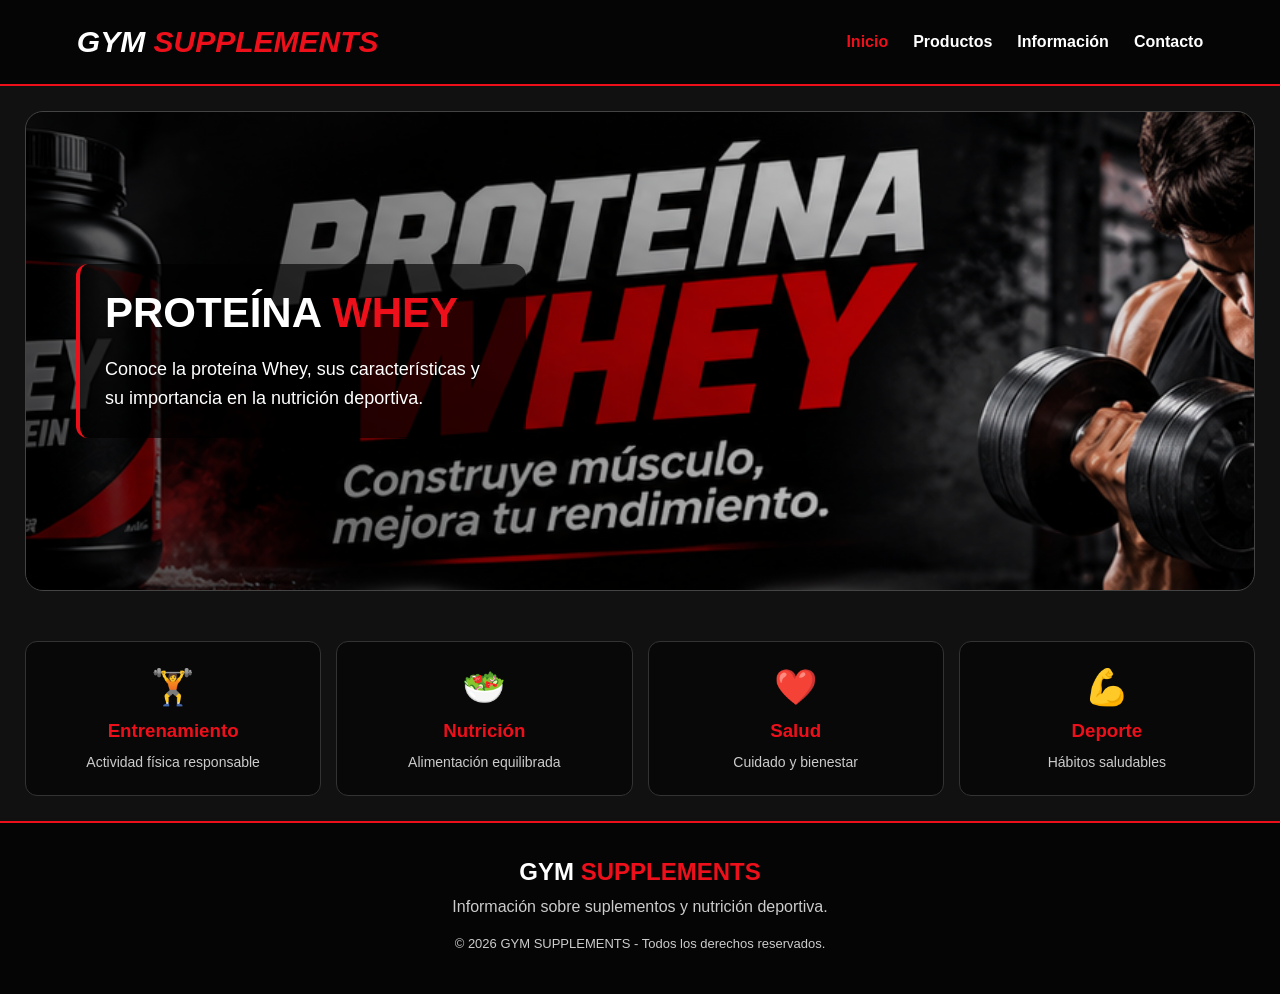
<file: Suplementos/index.html>
<!DOCTYPE html>
<html lang="es">

<head>
    <meta charset="UTF-8">
    <meta name="viewport" content="width=device-width, initial-scale=1.0">

    <title>GYM SUPPLEMENTS</title>

    <link rel="stylesheet" href="estilos.css">
</head>

<body>

    <!-- ENCABEZADO -->
    <header>

        <div class="logo">
            <h1>GYM <span>SUPPLEMENTS</span></h1>
        </div>

        <!-- MENÚ DE NAVEGACIÓN -->
        <nav>

            <a href="#" class="nav-link activo" data-slide="0">
                Inicio
            </a>

            <a href="#" class="nav-link" data-slide="1">
                Productos
            </a>

            <a href="#" class="nav-link" data-slide="2">
                Información
            </a>

            <a href="#contacto" id="navContacto">
                Contacto
            </a>

        </nav>

    </header>


    <!-- DIAPOSITIVAS PRINCIPALES -->
    <main>

        <!-- DIAPOSITIVA 1 -->
        <section class="slide activa" id="inicio">

            <div class="contenido">

                <h2>PROTEÍNA <span>WHEY</span></h2>

                <p>
                    Conoce la proteína Whey, sus características
                    y su importancia en la nutrición deportiva.
                </p>

            </div>

        </section>


        <!-- DIAPOSITIVA 2 -->
        <section class="slide" id="productos">

            <div class="contenido">

                <h2>CREATINA <span>MONOHIDRATO</span></h2>

                <p>
                    Descubre qué es la creatina y conoce
                    sus características y precauciones.
                </p>

            </div>

        </section>


        <!-- DIAPOSITIVA 3 -->
        <section class="slide" id="informacion">

            <div class="contenido">

                <h2>INFORMACIÓN <span>DEPORTIVA</span></h2>

                <p>
                    Aprende sobre entrenamiento, alimentación
                    equilibrada y cuidado de la salud.
                </p>

            </div>

        </section>

    </main>


    <!-- APARTADO DE NUTRICIÓN -->
    <section id="apartadoNutricion" class="apartado-nutricion">

        <div class="nutricion-contenido">

            <h2>NUTRICIÓN <span>DEPORTIVA</span></h2>

            <p>
                Conoce más sobre nutrición deportiva,
                suplementos y alimentación equilibrada.
                Cuida tu salud y bienestar.
            </p>

            <img
                src="imagenes/nutricion.png"
                alt="Dos deportistas presentando un producto de creatina"
            >

            <div class="informacion-extra">

                <h3>Una buena alimentación importa</h3>

                <p>
                    Una alimentación variada y equilibrada,
                    junto con actividad física adecuada,
                    ayuda a cuidar tu salud.
                </p>

            </div>

            <button id="volverInicio">
                ← Volver al inicio
            </button>

        </div>

    </section>


    <!-- SERVICIOS -->
    <section class="servicios">

        <!-- ENTRENAMIENTO -->
        <div class="servicio">

            <span>🏋️</span>

            <h3>Entrenamiento</h3>

            <p>Actividad física responsable</p>

        </div>


        <!-- NUTRICIÓN -->
        <a href="#" class="servicio" id="abrirNutricion">

            <span>🥗</span>

            <h3>Nutrición</h3>

            <p>Alimentación equilibrada</p>

        </a>


        <!-- SALUD -->
        <div class="servicio">

            <span>❤️</span>

            <h3>Salud</h3>

            <p>Cuidado y bienestar</p>

        </div>


        <!-- DEPORTE -->
        <div class="servicio">

            <span>💪</span>

            <h3>Deporte</h3>

            <p>Hábitos saludables</p>

        </div>

    </section>


    <!-- PIE DE PÁGINA -->
    <footer id="contacto">

        <h2>GYM <span>SUPPLEMENTS</span></h2>

        <p>
            Información sobre suplementos y nutrición deportiva.
        </p>

        <p class="copyright">
            © 2026 GYM SUPPLEMENTS - Todos los derechos reservados.
        </p>

    </footer>


    <!-- CONEXIÓN JAVASCRIPT -->
    <script src="script.js"></script>

</body>

</html>
</file>
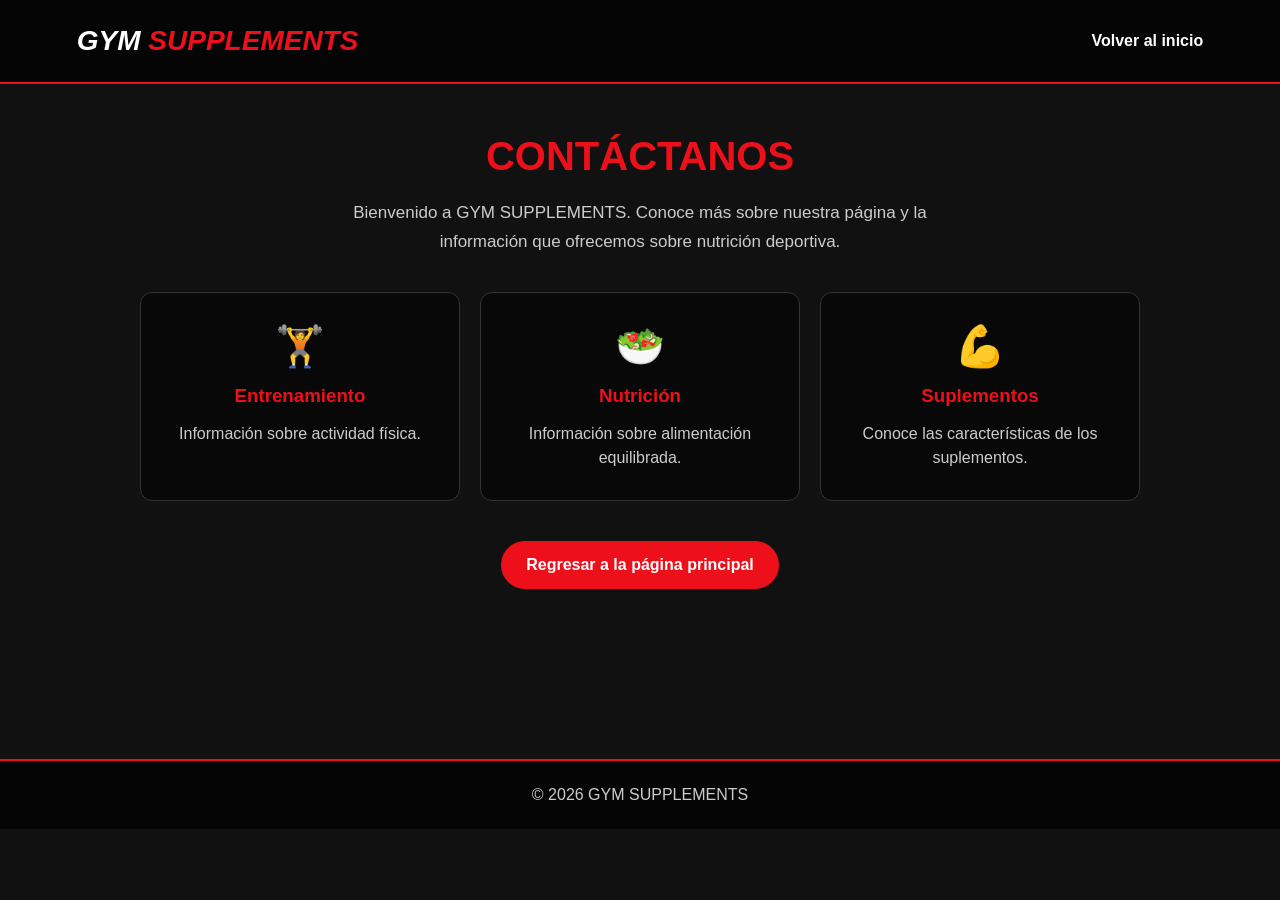
<file: page/contactame.html>
<!DOCTYPE html>
<html lang="es">

<head>
    <meta charset="UTF-8">
    <meta name="viewport" content="width=device-width, initial-scale=1.0">

    <title>Contacto - GYM SUPPLEMENTS</title>

    <link rel="stylesheet" href="../css/contactame.css">
</head>

<body>

    <header>

        <h1>GYM <span>SUPPLEMENTS</span></h1>

        <a href="../Index.html">Volver al inicio</a>

    </header>


    <main>

        <section class="contacto">

            <h2>CONTÁCTANOS</h2>

            <p>
                Bienvenido a GYM SUPPLEMENTS.
                Conoce más sobre nuestra página y la información
                que ofrecemos sobre nutrición deportiva.
            </p>

            <div class="contacto-info">

                <div class="contacto-card">
                    <span>🏋️</span>
                    <h3>Entrenamiento</h3>
                    <p>Información sobre actividad física.</p>
                </div>

                <div class="contacto-card">
                    <span>🥗</span>
                    <h3>Nutrición</h3>
                    <p>Información sobre alimentación equilibrada.</p>
                </div>

                <div class="contacto-card">
                    <span>💪</span>
                    <h3>Suplementos</h3>
                    <p>Conoce las características de los suplementos.</p>
                </div>

            </div>

            <a href="../Index.html" class="boton">
                Regresar a la página principal
            </a>

        </section>

    </main>


    <footer>
        <p>© 2026 GYM SUPPLEMENTS</p>
    </footer>

</body>

</html>
</file>
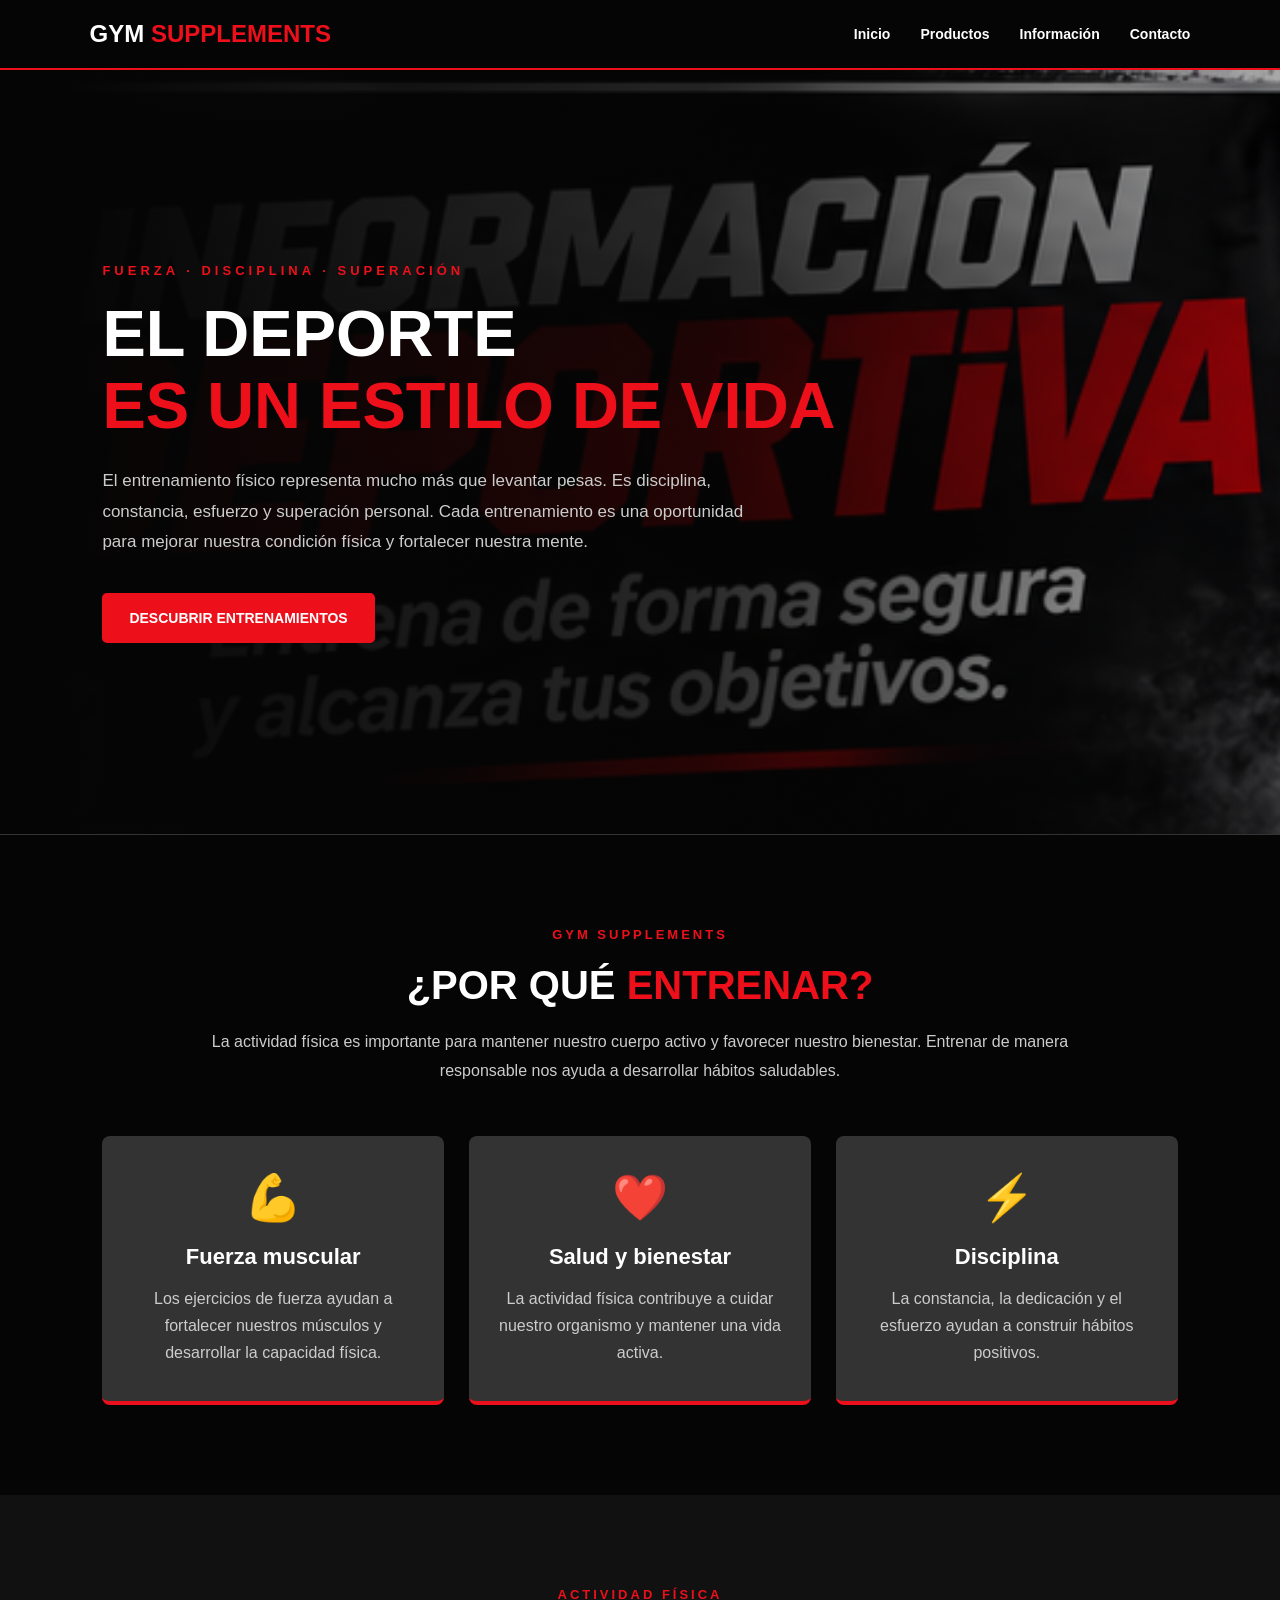
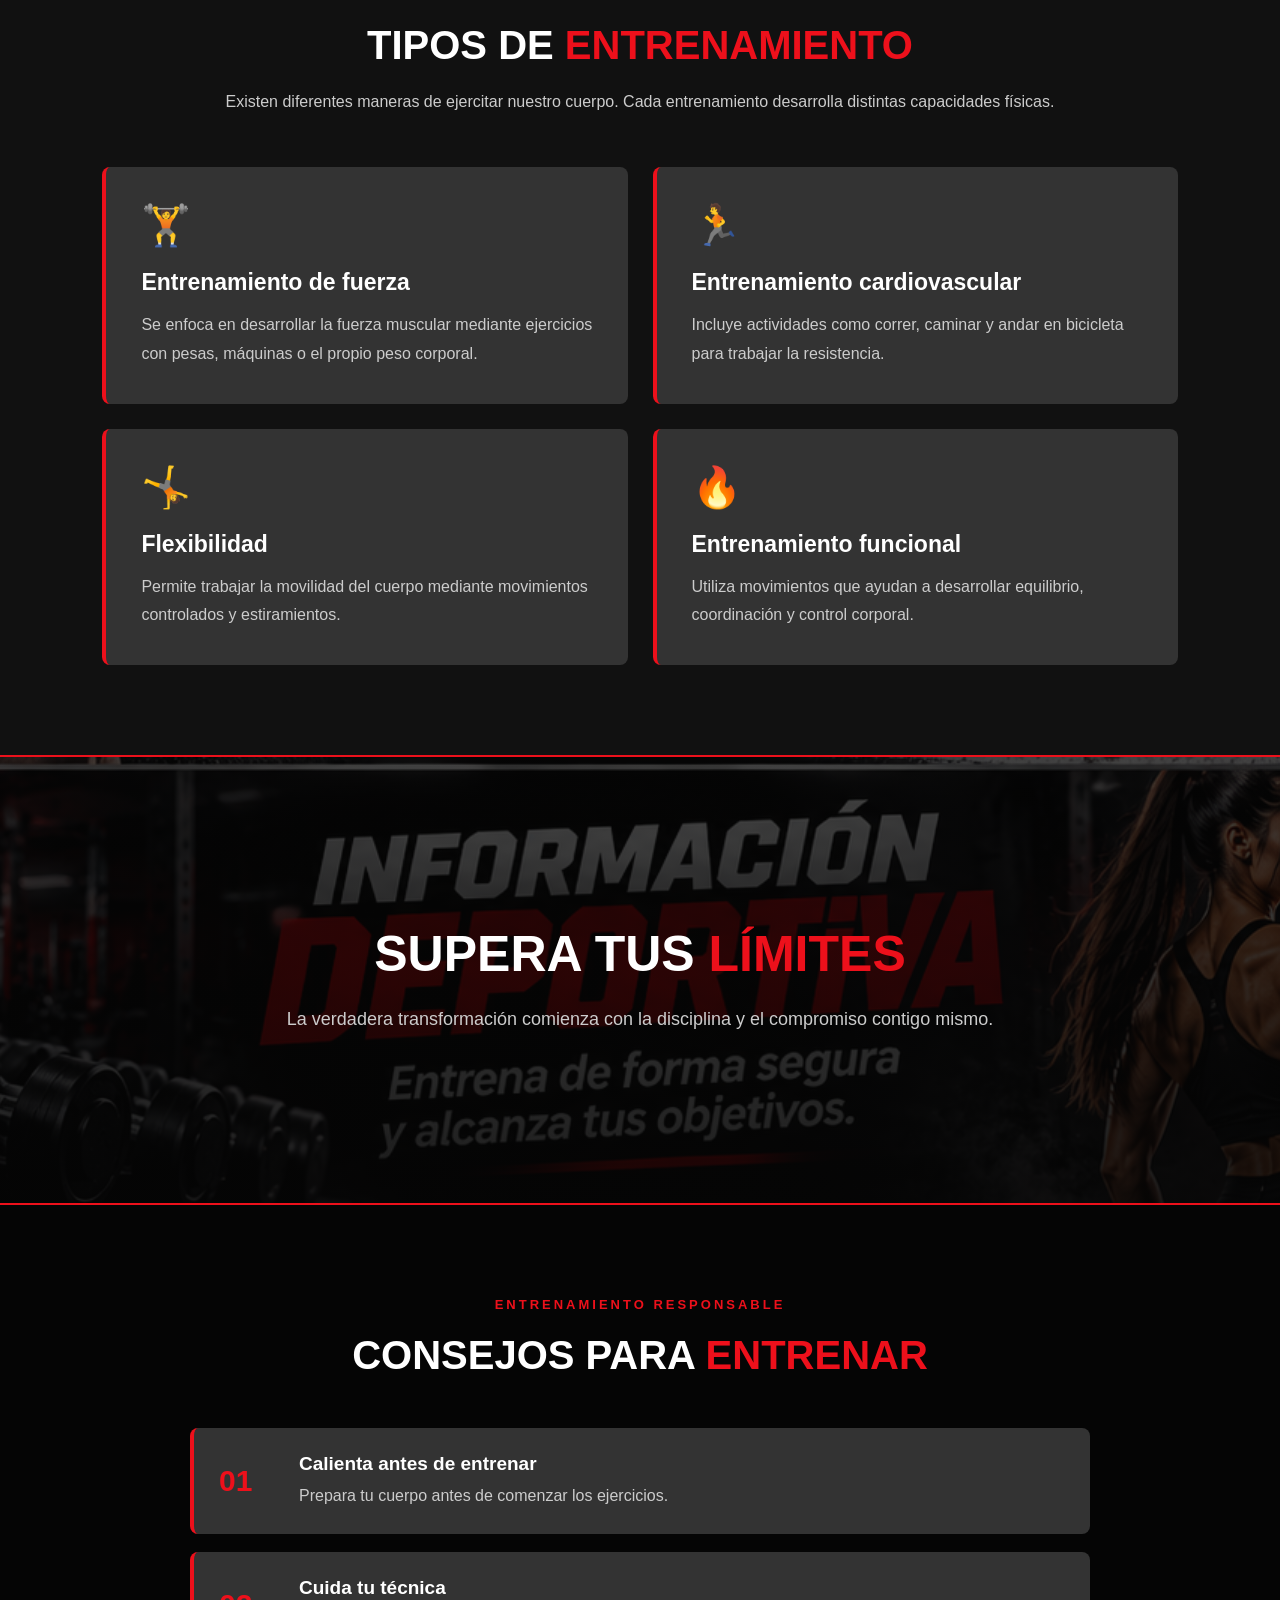
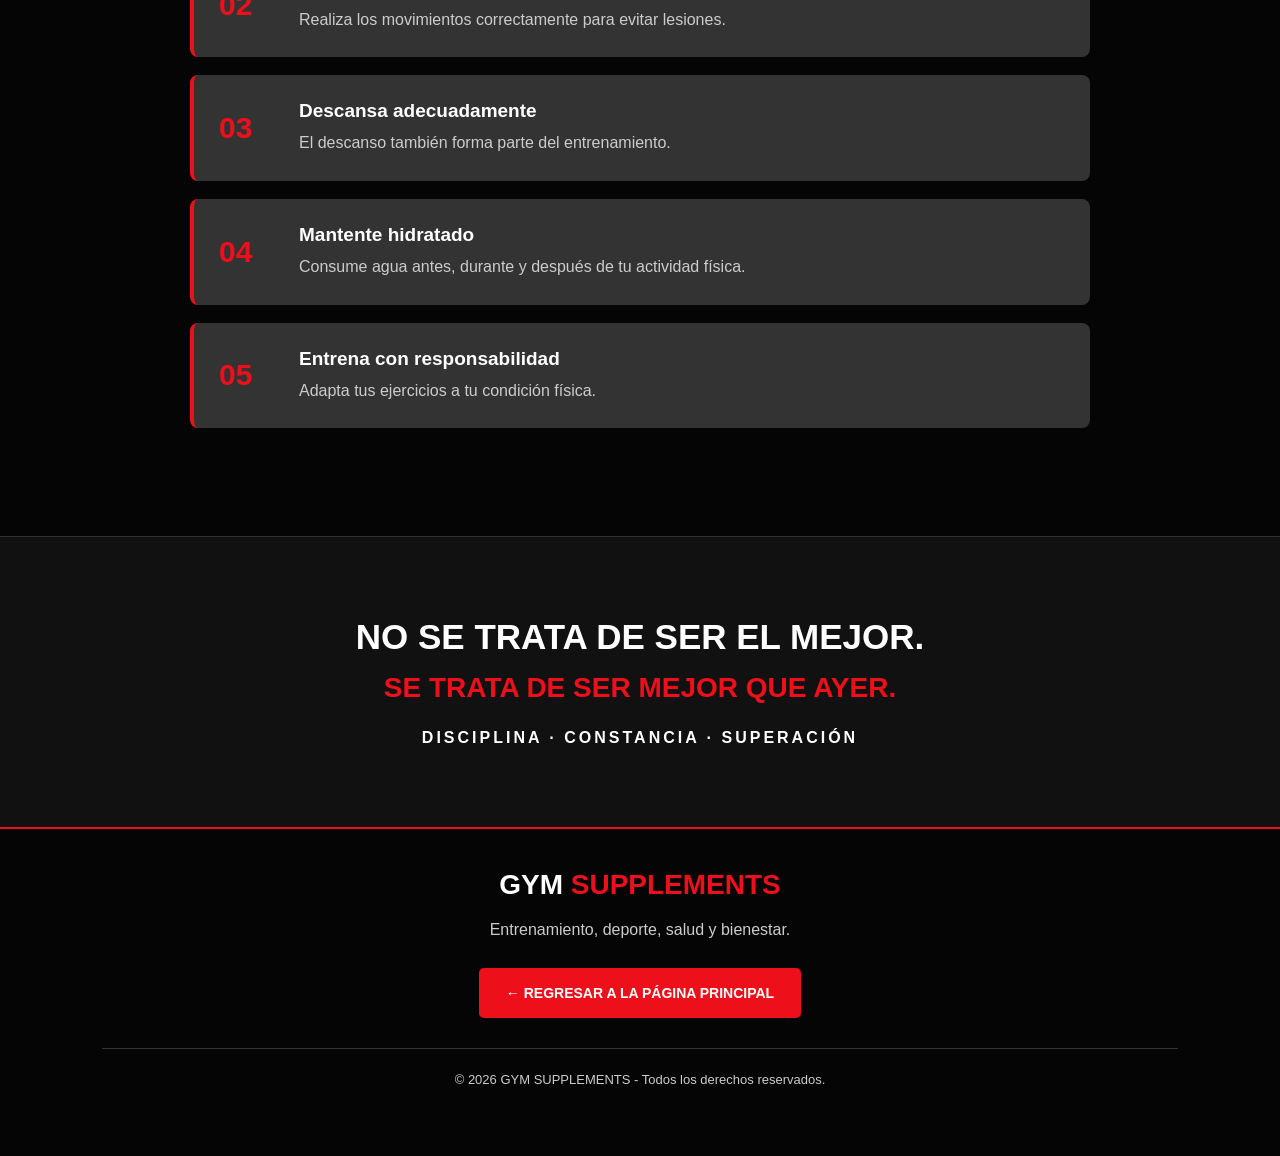
<file: page/deporte.html>
<!DOCTYPE html>
<html lang="es">

<head>
    <meta charset="UTF-8">
    <meta name="viewport" content="width=device-width, initial-scale=1.0">

    <title>GYM SUPPLEMENTS | Deporte</title>

    <link rel="stylesheet" href="../css/deporte.css">
</head>

<body>

    <!-- ENCABEZADO -->
    <header class="header-deporte">

        <div class="logo">
            <h1>GYM <span>SUPPLEMENTS</span></h1>
        </div>

        <nav>
            <a href="../index.html">Inicio</a>
            <a href="../index.html#productos">Productos</a>
            <a href="../index.html#informacion">Información</a>
            <a href="contactame.html">Contacto</a>
        </nav>

    </header>


    <!-- PRESENTACIÓN PRINCIPAL -->
    <main>

        <section class="hero-deporte">

            <div class="hero-contenido">

                <span class="etiqueta">
                    FUERZA · DISCIPLINA · SUPERACIÓN
                </span>

                <h2>
                    EL DEPORTE
                    <span>ES UN ESTILO DE VIDA</span>
                </h2>

                <p>
                    El entrenamiento físico representa mucho más que
                    levantar pesas. Es disciplina, constancia, esfuerzo
                    y superación personal. Cada entrenamiento es una
                    oportunidad para mejorar nuestra condición física
                    y fortalecer nuestra mente.
                </p>

                <a href="#entrenamientos" class="btn-deporte">
                    DESCUBRIR ENTRENAMIENTOS
                </a>

            </div>

        </section>


        <!-- BENEFICIOS DEL DEPORTE -->
        <section class="informacion-deporte">

            <div class="titulo-seccion">

                <span>GYM SUPPLEMENTS</span>

                <h2>¿POR QUÉ <span>ENTRENAR?</span></h2>

                <p>
                    La actividad física es importante para mantener
                    nuestro cuerpo activo y favorecer nuestro bienestar.
                    Entrenar de manera responsable nos ayuda a desarrollar
                    hábitos saludables.
                </p>

            </div>


            <div class="beneficios">

                <article class="beneficio">

                    <span>💪</span>

                    <h3>Fuerza muscular</h3>

                    <p>
                        Los ejercicios de fuerza ayudan a fortalecer
                        nuestros músculos y desarrollar la capacidad física.
                    </p>

                </article>


                <article class="beneficio">

                    <span>❤️</span>

                    <h3>Salud y bienestar</h3>

                    <p>
                        La actividad física contribuye a cuidar
                        nuestro organismo y mantener una vida activa.
                    </p>

                </article>


                <article class="beneficio">

                    <span>⚡</span>

                    <h3>Disciplina</h3>

                    <p>
                        La constancia, la dedicación y el esfuerzo
                        ayudan a construir hábitos positivos.
                    </p>

                </article>

            </div>

        </section>


        <!-- TIPOS DE ENTRENAMIENTO -->
        <section class="entrenamientos" id="entrenamientos">

            <div class="titulo-seccion">

                <span>ACTIVIDAD FÍSICA</span>

                <h2>TIPOS DE <span>ENTRENAMIENTO</span></h2>

                <p>
                    Existen diferentes maneras de ejercitar nuestro cuerpo.
                    Cada entrenamiento desarrolla distintas capacidades físicas.
                </p>

            </div>


            <div class="entrenamientos-grid">

                <article class="entrenamiento">

                    <div class="entrenamiento-icono">🏋️</div>

                    <h3>Entrenamiento de fuerza</h3>

                    <p>
                        Se enfoca en desarrollar la fuerza muscular
                        mediante ejercicios con pesas, máquinas
                        o el propio peso corporal.
                    </p>

                </article>


                <article class="entrenamiento">

                    <div class="entrenamiento-icono">🏃</div>

                    <h3>Entrenamiento cardiovascular</h3>

                    <p>
                        Incluye actividades como correr, caminar
                        y andar en bicicleta para trabajar la resistencia.
                    </p>

                </article>


                <article class="entrenamiento">

                    <div class="entrenamiento-icono">🤸</div>

                    <h3>Flexibilidad</h3>

                    <p>
                        Permite trabajar la movilidad del cuerpo
                        mediante movimientos controlados y estiramientos.
                    </p>

                </article>


                <article class="entrenamiento">

                    <div class="entrenamiento-icono">🔥</div>

                    <h3>Entrenamiento funcional</h3>

                    <p>
                        Utiliza movimientos que ayudan a desarrollar
                        equilibrio, coordinación y control corporal.
                    </p>

                </article>

            </div>

        </section>


        <!-- BANNER DEPORTIVO -->
        <section class="imagen-fitness">

            <div class="imagen-fitness-contenido">

                <h2>SUPERA TUS <span>LÍMITES</span></h2>

                <p>
                    La verdadera transformación comienza con
                    la disciplina y el compromiso contigo mismo.
                </p>

            </div>

        </section>


        <!-- CONSEJOS DE ENTRENAMIENTO -->
        <section class="consejos">

            <div class="titulo-seccion">

                <span>ENTRENAMIENTO RESPONSABLE</span>

                <h2>CONSEJOS PARA <span>ENTRENAR</span></h2>

            </div>


            <div class="consejos-lista">

                <div class="consejo">
                    <span>01</span>
                    <div>
                        <h3>Calienta antes de entrenar</h3>
                        <p>Prepara tu cuerpo antes de comenzar los ejercicios.</p>
                    </div>
                </div>


                <div class="consejo">
                    <span>02</span>
                    <div>
                        <h3>Cuida tu técnica</h3>
                        <p>Realiza los movimientos correctamente para evitar lesiones.</p>
                    </div>
                </div>


                <div class="consejo">
                    <span>03</span>
                    <div>
                        <h3>Descansa adecuadamente</h3>
                        <p>El descanso también forma parte del entrenamiento.</p>
                    </div>
                </div>


                <div class="consejo">
                    <span>04</span>
                    <div>
                        <h3>Mantente hidratado</h3>
                        <p>Consume agua antes, durante y después de tu actividad física.</p>
                    </div>
                </div>


                <div class="consejo">
                    <span>05</span>
                    <div>
                        <h3>Entrena con responsabilidad</h3>
                        <p>Adapta tus ejercicios a tu condición física.</p>
                    </div>
                </div>

            </div>

        </section>


        <!-- FRASE FINAL -->
        <section class="frase-final">

            <h2>NO SE TRATA DE SER EL MEJOR.</h2>

            <h3>SE TRATA DE SER MEJOR QUE AYER.</h3>

            <p>DISCIPLINA · CONSTANCIA · SUPERACIÓN</p>

        </section>

    </main>


    <!-- PIE DE PÁGINA -->
    <footer class="footer-deporte">

        <h2>GYM <span>SUPPLEMENTS</span></h2>

        <p>
            Entrenamiento, deporte, salud y bienestar.
        </p>

        <a href="../index.html" class="btn-deporte">
            ← REGRESAR A LA PÁGINA PRINCIPAL
        </a>

        <p class="copyright">
            © 2026 GYM SUPPLEMENTS - Todos los derechos reservados.
        </p>

    </footer>


    <script src="../js/deporte.js"></script>

</body>
</html>
</file>
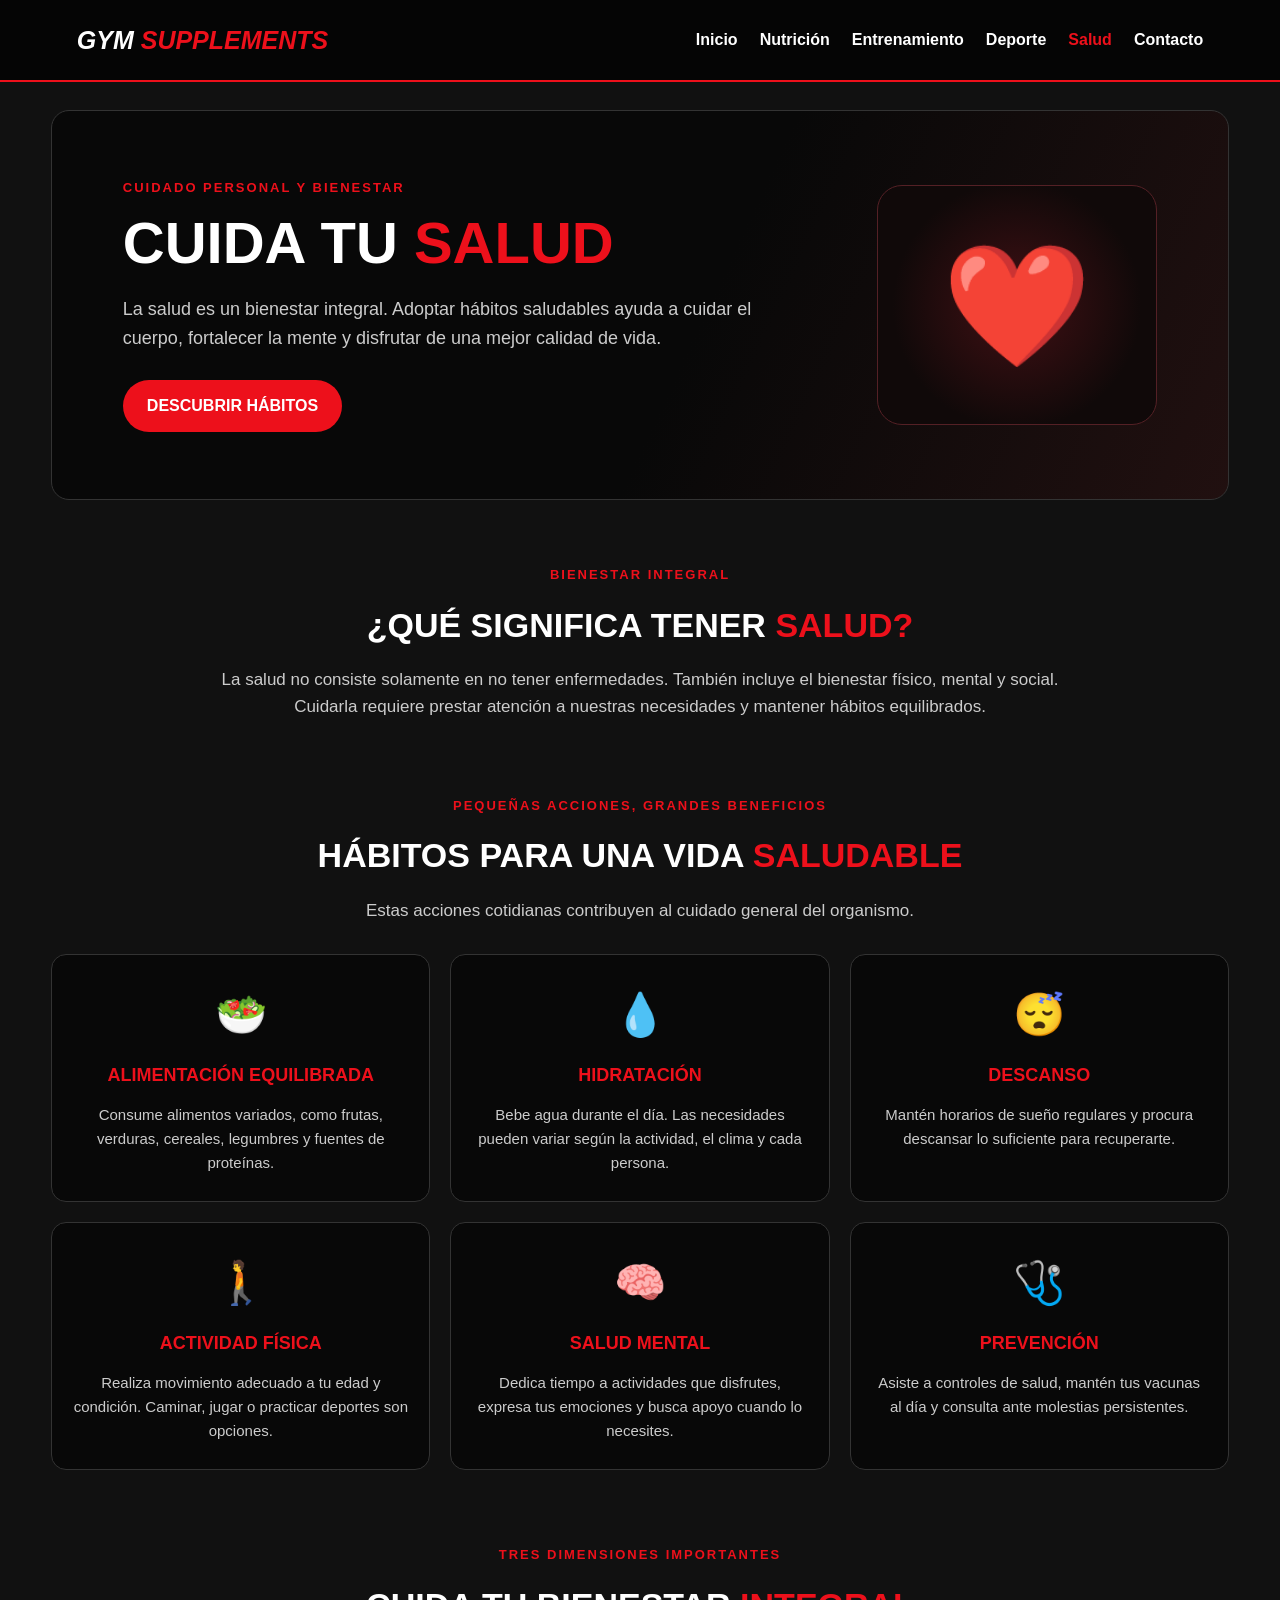
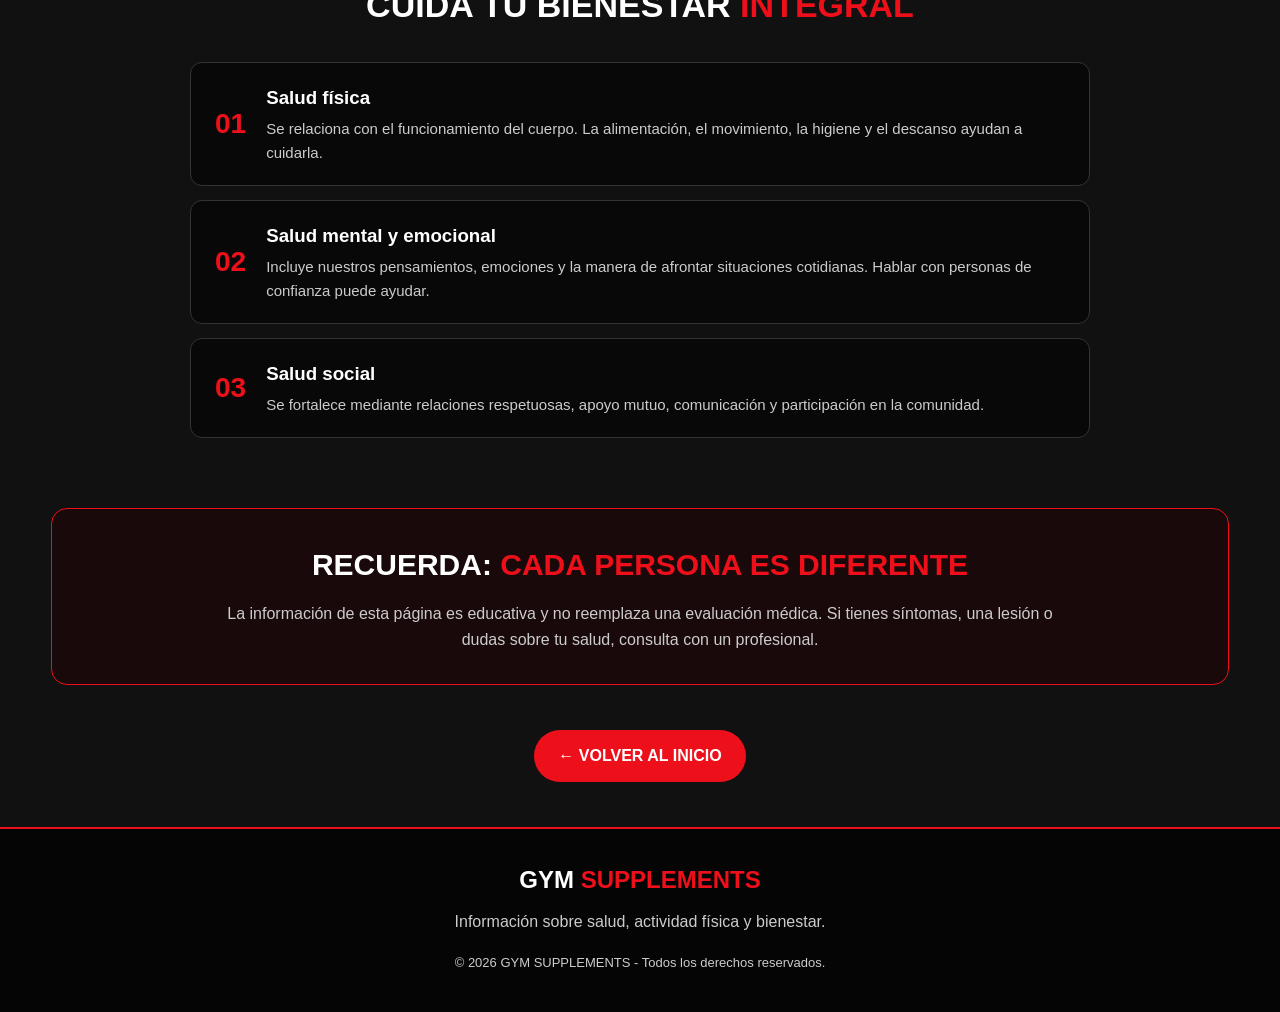
<file: page/salud.html>
<!DOCTYPE html>
<html lang="es">
<head>
    <meta charset="UTF-8">
    <meta name="viewport" content="width=device-width, initial-scale=1.0">
    <meta name="description" content="Consejos generales para cuidar la salud y el bienestar.">
    <title>GYM SUPPLEMENTS | Salud</title>
    <link rel="stylesheet" href="../css/salud.css">
</head>
<body>

    <header class="encabezado">
        <a class="marca" href="../index.html">
            GYM <span>SUPPLEMENTS</span>
        </a>

        <nav aria-label="Navegación principal">
            <a href="../index.html">Inicio</a>
            <a href="nutricion.html">Nutrición</a>
            <a href="entrenamiento.html">Entrenamiento</a>
            <a href="deporte.html">Deporte</a>
            <a class="activo" href="salud.html">Salud</a>
            <a href="contactame.html">Contacto</a>
        </nav>
    </header>

    <main>

        <!-- PORTADA -->
        <section class="portada">
            <div class="portada-texto">
                <p class="etiqueta">CUIDADO PERSONAL Y BIENESTAR</p>

                <h1>CUIDA TU <span>SALUD</span></h1>

                <p>
                    La salud es un bienestar integral. Adoptar hábitos
                    saludables ayuda a cuidar el cuerpo, fortalecer
                    la mente y disfrutar de una mejor calidad de vida.
                </p>

                <a class="boton" href="#habitos">
                    DESCUBRIR HÁBITOS
                </a>
            </div>

            <div class="portada-icono" aria-hidden="true">
                ❤️
            </div>
        </section>

        <!-- INTRODUCCIÓN -->
        <section class="seccion introduccion">
            <p class="etiqueta">BIENESTAR INTEGRAL</p>

            <h2>¿QUÉ SIGNIFICA TENER <span>SALUD?</span></h2>

            <p>
                La salud no consiste solamente en no tener enfermedades.
                También incluye el bienestar físico, mental y social.
                Cuidarla requiere prestar atención a nuestras necesidades
                y mantener hábitos equilibrados.
            </p>
        </section>

        <!-- HÁBITOS SALUDABLES -->
        <section class="seccion" id="habitos">

            <div class="titulo-seccion">
                <p class="etiqueta">
                    PEQUEÑAS ACCIONES, GRANDES BENEFICIOS
                </p>

                <h2>HÁBITOS PARA UNA VIDA <span>SALUDABLE</span></h2>

                <p>
                    Estas acciones cotidianas contribuyen al cuidado
                    general del organismo.
                </p>
            </div>

            <div class="tarjetas">

                <article class="tarjeta">
                    <div class="icono">🥗</div>
                    <h3>ALIMENTACIÓN EQUILIBRADA</h3>
                    <p>
                        Consume alimentos variados, como frutas,
                        verduras, cereales, legumbres y fuentes
                        de proteínas.
                    </p>
                </article>

                <article class="tarjeta">
                    <div class="icono">💧</div>
                    <h3>HIDRATACIÓN</h3>
                    <p>
                        Bebe agua durante el día. Las necesidades
                        pueden variar según la actividad, el clima
                        y cada persona.
                    </p>
                </article>

                <article class="tarjeta">
                    <div class="icono">😴</div>
                    <h3>DESCANSO</h3>
                    <p>
                        Mantén horarios de sueño regulares y procura
                        descansar lo suficiente para recuperarte.
                    </p>
                </article>

                <article class="tarjeta">
                    <div class="icono">🚶</div>
                    <h3>ACTIVIDAD FÍSICA</h3>
                    <p>
                        Realiza movimiento adecuado a tu edad y
                        condición. Caminar, jugar o practicar deportes
                        son opciones.
                    </p>
                </article>

                <article class="tarjeta">
                    <div class="icono">🧠</div>
                    <h3>SALUD MENTAL</h3>
                    <p>
                        Dedica tiempo a actividades que disfrutes,
                        expresa tus emociones y busca apoyo cuando
                        lo necesites.
                    </p>
                </article>

                <article class="tarjeta">
                    <div class="icono">🩺</div>
                    <h3>PREVENCIÓN</h3>
                    <p>
                        Asiste a controles de salud, mantén tus
                        vacunas al día y consulta ante molestias
                        persistentes.
                    </p>
                </article>

            </div>
        </section>

        <!-- DIMENSIONES DE LA SALUD -->
        <section class="seccion">

            <div class="titulo-seccion">
                <p class="etiqueta">TRES DIMENSIONES IMPORTANTES</p>

                <h2>CUIDA TU BIENESTAR <span>INTEGRAL</span></h2>
            </div>

            <div class="dimensiones">

                <article>
                    <span>01</span>
                    <div>
                        <h3>Salud física</h3>
                        <p>
                            Se relaciona con el funcionamiento del
                            cuerpo. La alimentación, el movimiento,
                            la higiene y el descanso ayudan a cuidarla.
                        </p>
                    </div>
                </article>

                <article>
                    <span>02</span>
                    <div>
                        <h3>Salud mental y emocional</h3>
                        <p>
                            Incluye nuestros pensamientos, emociones
                            y la manera de afrontar situaciones
                            cotidianas. Hablar con personas de
                            confianza puede ayudar.
                        </p>
                    </div>
                </article>

                <article>
                    <span>03</span>
                    <div>
                        <h3>Salud social</h3>
                        <p>
                            Se fortalece mediante relaciones
                            respetuosas, apoyo mutuo, comunicación
                            y participación en la comunidad.
                        </p>
                    </div>
                </article>

            </div>
        </section>

        <!-- CONSEJO -->
        <section class="aviso-salud">
            <h2>
                RECUERDA:
                <span>CADA PERSONA ES DIFERENTE</span>
            </h2>

            <p>
                La información de esta página es educativa y no
                reemplaza una evaluación médica. Si tienes síntomas,
                una lesión o dudas sobre tu salud, consulta con
                un profesional.
            </p>
        </section>

        <div class="regresar">
            <a class="boton" href="../index.html">
                ← VOLVER AL INICIO
            </a>
        </div>

    </main>

    <!-- PIE DE PÁGINA -->
    <footer>
        <h2>GYM <span>SUPPLEMENTS</span></h2>

        <p>
            Información sobre salud, actividad física y bienestar.
        </p>

        <p class="copyright">
            © 2026 GYM SUPPLEMENTS - Todos los derechos reservados.
        </p>
    </footer>

    <script src="../js/salud.js"></script>

</body>
</html>
</file>
<file: Suplementos/estilos.css>
/* =================================
   CONFIGURACIÓN GENERAL
================================= */

* {
    margin: 0;
    padding: 0;
    box-sizing: border-box;
}

html {
    scroll-behavior: smooth;
}

body {
    background: #111111;
    color: #FFFFFF;
    font-family: Arial, sans-serif;
}


/* =================================
   COLORES PRINCIPALES
================================= */

:root {
    --rojo: #ED101B;
    --negro: #050505;
    --blanco: #FFFFFF;
    --gris: #333333;
}


/* =================================
   ENCABEZADO
================================= */

header {
    background: var(--negro);
    padding: 25px 6%;

    display: flex;
    justify-content: space-between;
    align-items: center;

    flex-wrap: wrap;
    gap: 20px;

    border-bottom: 2px solid var(--rojo);
}

.logo h1 {
    font-size: 30px;
    font-weight: 900;
    font-style: italic;
}

.logo span {
    color: var(--rojo);
}


/* =================================
   MENÚ DE NAVEGACIÓN
================================= */

nav {
    display: flex;
    gap: 25px;
    flex-wrap: wrap;
}

nav a {
    color: var(--blanco);
    text-decoration: none;

    font-size: 16px;
    font-weight: bold;

    transition: .3s;
}

nav a:hover,
nav a.activo {
    color: var(--rojo);
}


/* =================================
   DIAPOSITIVAS
================================= */

main {
    padding: 25px;
}

.slide {
    min-height: 480px;

    display: none;
    align-items: center;

    padding: 50px;

    background-size: cover;
    background-position: center;
    background-repeat: no-repeat;

    border-radius: 18px;
    overflow: hidden;

    position: relative;
    border: 1px solid #444444;
}


/* DIAPOSITIVA ACTIVA */

.slide.activa {
    display: flex;
    animation: aparecer .5s ease;
}


/* =================================
   IMÁGENES DE LAS DIAPOSITIVAS
================================= */

.slide:nth-child(1) {
    background-image: url("imagenes/proteina_whey.png");
}

.slide:nth-child(2) {
    background-image: url("imagenes/creatina.png");
}

.slide:nth-child(3) {
    background-image: url("imagenes/informacion_deportiva.png");
}


/* SOMBRA SOBRE LAS IMÁGENES */

.slide::before {
    content: "";

    position: absolute;
    inset: 0;

    background: linear-gradient(
        90deg,
        rgba(0,0,0,.65),
        rgba(0,0,0,.05)
    );
}


/* =================================
   TEXTO DE LAS DIAPOSITIVAS
================================= */

.contenido {
    position: relative;
    z-index: 2;

    max-width: 450px;

    background: rgba(0,0,0,.65);

    padding: 25px;

    border-radius: 12px;
    border-left: 4px solid var(--rojo);
}

.contenido h2 {
    font-size: 42px;
    font-weight: 900;

    margin-bottom: 18px;
}

.contenido span {
    color: var(--rojo);
}

.contenido p {
    font-size: 18px;
    line-height: 1.6;
}


/* =================================
   SERVICIOS
================================= */

.servicios {
    display: grid;

    grid-template-columns: repeat(4, 1fr);

    gap: 15px;
    margin: 25px;
}

.servicio {
    background: #080808;

    border: 1px solid #333333;
    border-radius: 12px;

    padding: 25px 10px;

    text-align: center;

    transition: .3s;

    color: white;
    text-decoration: none;
    display: block;
    cursor: pointer;
}

.servicio:hover {
    border-color: var(--rojo);
    transform: translateY(-5px);
}

.servicio span {
    font-size: 35px;
}

.servicio h3 {
    margin: 12px 0;
    color: var(--rojo);
}

.servicio p {
    color: #CCCCCC;
    font-size: 14px;
}


/* =================================
   APARTADO DE NUTRICIÓN
================================= */

/* OCULTO POR DEFECTO */

.apartado-nutricion {
    display: none;

    padding: 40px 20px;
    min-height: 600px;

    background: #111111;
    text-align: center;
}


/* CUANDO SE ABRE NUTRICIÓN */

.modo-nutricion main,
.modo-nutricion .servicios,
.modo-nutricion footer {
    display: none;
}

.modo-nutricion .apartado-nutricion {
    display: block;
}


/* CONTENIDO DE NUTRICIÓN */

.nutricion-contenido {
    max-width: 1100px;
    margin: auto;
}

.nutricion-contenido h2 {
    font-size: 40px;
    margin-bottom: 20px;
    color: white;
}

.nutricion-contenido h2 span {
    color: var(--rojo);
}

.nutricion-contenido p {
    font-size: 18px;
    line-height: 1.6;

    color: #CCCCCC;

    margin-bottom: 30px;
}


/* IMAGEN DE NUTRICIÓN */

.nutricion-contenido img {
    width: 100%;
    max-width: 650px;

    height: auto;

    display: block;
    margin: 20px auto;

    border-radius: 15px;
}


/* INFORMACIÓN EXTRA */

.informacion-extra {
    background: #080808;

    border: 1px solid #333333;
    border-left: 4px solid var(--rojo);

    border-radius: 12px;

    max-width: 650px;

    padding: 25px;
    margin: 25px auto;
}

.informacion-extra h3 {
    color: var(--rojo);
    margin-bottom: 15px;
}

.informacion-extra p {
    margin-bottom: 0;
}


/* BOTÓN VOLVER */

#volverInicio {
    background: var(--rojo);
    color: white;

    border: none;

    padding: 15px 30px;

    border-radius: 30px;

    font-size: 16px;
    font-weight: bold;

    cursor: pointer;

    transition: .3s;
}

#volverInicio:hover {
    background: white;
    color: var(--rojo);
    transform: scale(1.05);
}


/* =================================
   PIE DE PÁGINA
================================= */

footer {
    background: var(--negro);

    text-align: center;
    padding: 35px 15px;

    border-top: 2px solid var(--rojo);
}

footer h2 {
    margin-bottom: 12px;
}

footer span {
    color: var(--rojo);
}

footer p {
    color: #CCCCCC;
    margin: 8px;
}

.copyright {
    margin-top: 20px;
    font-size: 13px;
}


/* =================================
   ANIMACIONES
================================= */

@keyframes aparecer {

    from {
        opacity: 0;
        transform: translateY(15px);
    }

    to {
        opacity: 1;
        transform: translateY(0);
    }

}


/* =================================
   DISEÑO PARA CELULARES
================================= */

@media (max-width: 750px) {

    header {
        justify-content: center;
        text-align: center;
    }

    nav {
        justify-content: center;
        gap: 15px;
    }

    main {
        padding: 12px;
    }

    .slide {
        min-height: 420px;
        padding: 20px;
        background-position: center;
    }

    .contenido h2 {
        font-size: 30px;
    }

    .contenido p {
        font-size: 16px;
    }

    .servicios {
        grid-template-columns: repeat(2, 1fr);
        margin: 12px;
    }

    .nutricion-contenido h2 {
        font-size: 28px;
    }

    .nutricion-contenido p {
        font-size: 16px;
    }

}


/* CELULARES PEQUEÑOS */

@media (max-width: 400px) {

    .servicios {
        grid-template-columns: 1fr;
    }

}
</file>
<file: css/contactame.css>
/* CONFIGURACIÓN GENERAL */

* {
    margin: 0;
    padding: 0;
    box-sizing: border-box;
}

body {
    background: #111111;
    color: white;
    font-family: Arial, sans-serif;
}


/* ENCABEZADO */

header {
    background: #050505;

    padding: 25px 6%;

    display: flex;
    justify-content: space-between;
    align-items: center;

    flex-wrap: wrap;
    gap: 15px;

    border-bottom: 2px solid #ED101B;
}

header h1 {
    font-size: 28px;
    font-style: italic;
}

header span {
    color: #ED101B;
}

header a {
    text-decoration: none;
    color: white;
    font-weight: bold;
    transition: .3s;
}

header a:hover {
    color: #ED101B;
}


/* CONTENIDO */

main {
    min-height: 75vh;
    padding: 50px 20px;
}

.contacto {
    max-width: 1000px;
    margin: auto;
    text-align: center;
}

.contacto h2 {
    font-size: 40px;
    margin-bottom: 20px;
}

.contacto h2 {
    color: #ED101B;
}

.contacto > p {
    color: #CCCCCC;
    line-height: 1.7;
    font-size: 17px;
    max-width: 650px;
    margin: 0 auto 35px;
}


/* TARJETAS */

.contacto-info {
    display: grid;
    grid-template-columns: repeat(3, 1fr);
    gap: 20px;
    margin-bottom: 40px;
}

.contacto-card {
    background: #080808;
    border: 1px solid #333333;
    border-radius: 12px;
    padding: 30px 15px;
    transition: .3s;
}

.contacto-card:hover {
    border-color: #ED101B;
    transform: translateY(-5px);
}

.contacto-card span {
    font-size: 40px;
}

.contacto-card h3 {
    color: #ED101B;
    margin: 15px 0;
}

.contacto-card p {
    color: #CCCCCC;
    line-height: 1.5;
}


/* BOTÓN */

.boton {
    display: inline-block;
    background: #ED101B;
    color: white;

    text-decoration: none;

    padding: 15px 25px;
    border-radius: 30px;

    font-weight: bold;
    transition: .3s;
}

.boton:hover {
    background: white;
    color: #ED101B;
}


/* PIE DE PÁGINA */

footer {
    background: #050505;
    border-top: 2px solid #ED101B;
    padding: 25px;
    text-align: center;
    color: #CCCCCC;
}


/* CELULARES */

@media (max-width: 700px) {

    header {
        justify-content: center;
        text-align: center;
    }

    .contacto-info {
        grid-template-columns: 1fr;
    }

    .contacto h2 {
        font-size: 30px;
    }

}
</file>
<file: css/deporte.css>
/* =====================================
   GYM SUPPLEMENTS - DEPORTE
===================================== */

:root {
    --negro: #050505;
    --rojo: #ED101B;
    --blanco: #FFFFFF;
    --gris: #333333;
    --gris-texto: #CCCCCC;
}

* {
    margin: 0;
    padding: 0;
    box-sizing: border-box;
}

html {
    scroll-behavior: smooth;
}

body {
    background: var(--negro);
    color: var(--blanco);
    font-family: Arial, Helvetica, sans-serif;
    overflow-x: hidden;
}

a {
    text-decoration: none;
    color: var(--blanco);
}


/* ENCABEZADO */

.header-deporte {
    background: var(--negro);
    border-bottom: 2px solid var(--rojo);
    padding: 20px 7%;

    display: flex;
    align-items: center;
    justify-content: space-between;

    position: sticky;
    top: 0;
    z-index: 100;
}

.logo h1 {
    font-size: 24px;
    font-weight: 900;
}

.logo h1 span {
    color: var(--rojo);
}

.header-deporte nav {
    display: flex;
    gap: 30px;
}

.header-deporte nav a {
    font-size: 14px;
    font-weight: bold;
    transition: 0.3s;
}

.header-deporte nav a:hover {
    color: var(--rojo);
}


/* BOTONES */

.btn-deporte {
    display: inline-block;
    padding: 15px 25px;

    background: var(--rojo);
    color: var(--blanco);

    border: 2px solid var(--rojo);
    border-radius: 5px;

    font-size: 14px;
    font-weight: bold;
    transition: 0.3s;
}

.btn-deporte:hover {
    background: transparent;
    color: var(--rojo);
    transform: translateY(-3px);
}


/* PRESENTACIÓN PRINCIPAL */

.hero-deporte {
    min-height: 85vh;
    padding: 100px 8%;

    display: flex;
    align-items: center;

    background:
        linear-gradient(
            90deg,
            #050505 5%,
            rgba(5, 5, 5, 0.85) 55%,
            rgba(5, 5, 5, 0.30)
        ),
        url("../img/informacion_deportiva.png");

    background-size: cover;
    background-position: center;

    border-bottom: 1px solid var(--gris);
}

.hero-contenido {
    max-width: 800px;
}

.etiqueta {
    color: var(--rojo);
    font-size: 13px;
    font-weight: bold;
    letter-spacing: 4px;
    display: inline-block;
    margin-bottom: 20px;
}

.hero-contenido h2 {
    font-size: 65px;
    font-weight: 900;
    line-height: 1.1;
    margin-bottom: 25px;
}

.hero-contenido h2 span {
    display: block;
    color: var(--rojo);
}

.hero-contenido p {
    color: var(--gris-texto);
    max-width: 650px;
    font-size: 17px;
    line-height: 1.8;
    margin-bottom: 35px;
}


/* TÍTULOS DE SECCIÓN */

.informacion-deporte,
.entrenamientos,
.consejos {
    padding: 90px 8%;
}

.titulo-seccion {
    text-align: center;
    max-width: 900px;
    margin: 0 auto 50px;
}

.titulo-seccion > span {
    color: var(--rojo);
    font-size: 13px;
    font-weight: bold;
    letter-spacing: 3px;
}

.titulo-seccion h2 {
    font-size: 40px;
    margin: 20px 0;
}

.titulo-seccion h2 span {
    color: var(--rojo);
}

.titulo-seccion p {
    color: var(--gris-texto);
    font-size: 16px;
    line-height: 1.8;
}


/* BENEFICIOS */

.beneficios {
    display: grid;
    grid-template-columns: repeat(3, 1fr);
    gap: 25px;
}

.beneficio {
    background: var(--gris);
    padding: 35px 25px;
    border-radius: 8px;
    border-bottom: 4px solid var(--rojo);
    text-align: center;
    transition: 0.3s;
}

.beneficio:hover {
    transform: translateY(-8px);
    box-shadow: 0 0 20px rgba(237, 16, 27, 0.20);
}

.beneficio span {
    display: block;
    font-size: 45px;
    margin-bottom: 20px;
}

.beneficio h3 {
    font-size: 22px;
    margin-bottom: 15px;
}

.beneficio p {
    color: var(--gris-texto);
    line-height: 1.7;
}


/* TIPOS DE ENTRENAMIENTO */

.entrenamientos {
    background: #111111;
}

.entrenamientos-grid {
    display: grid;
    grid-template-columns: repeat(2, 1fr);
    gap: 25px;
}

.entrenamiento {
    background: var(--gris);
    padding: 35px;
    border-radius: 8px;
    border-left: 4px solid var(--rojo);
    transition: 0.3s;
}

.entrenamiento:hover {
    transform: translateY(-5px);
    background: #252525;
}

.entrenamiento-icono {
    font-size: 40px;
    margin-bottom: 20px;
}

.entrenamiento h3 {
    font-size: 23px;
    margin-bottom: 15px;
}

.entrenamiento p {
    color: var(--gris-texto);
    line-height: 1.8;
}


/* BANNER DEPORTIVO */

.imagen-fitness {
    min-height: 450px;
    padding: 80px 8%;

    display: flex;
    align-items: center;
    justify-content: center;
    text-align: center;

    background:
        linear-gradient(
            rgba(5, 5, 5, 0.75),
            rgba(5, 5, 5, 0.90)
        ),
        url("../img/informacion_deportiva.png");

    background-size: cover;
    background-position: center;

    border-top: 2px solid var(--rojo);
    border-bottom: 2px solid var(--rojo);
}

.imagen-fitness-contenido h2 {
    font-size: 50px;
    font-weight: 900;
    margin-bottom: 20px;
}

.imagen-fitness-contenido h2 span {
    color: var(--rojo);
}

.imagen-fitness-contenido p {
    color: var(--gris-texto);
    font-size: 18px;
    line-height: 1.8;
}


/* CONSEJOS */

.consejos-lista {
    max-width: 900px;
    margin: auto;
}

.consejo {
    display: flex;
    align-items: center;
    gap: 25px;

    background: var(--gris);
    padding: 25px;
    margin-bottom: 18px;

    border-radius: 8px;
    border-left: 4px solid var(--rojo);
    transition: 0.3s;
}

.consejo:hover {
    background: #242424;
    transform: translateX(5px);
}

.consejo > span {
    color: var(--rojo);
    font-size: 30px;
    font-weight: 900;
    min-width: 55px;
}

.consejo h3 {
    margin-bottom: 8px;
    font-size: 19px;
}

.consejo p {
    color: var(--gris-texto);
    line-height: 1.6;
}


/* FRASE FINAL */

.frase-final {
    padding: 80px 8%;
    background: #111111;
    text-align: center;
    border-top: 1px solid var(--gris);
}

.frase-final h2 {
    font-size: 35px;
    margin-bottom: 15px;
}

.frase-final h3 {
    color: var(--rojo);
    font-size: 28px;
    margin-bottom: 25px;
}

.frase-final p {
    font-weight: bold;
    letter-spacing: 3px;
}


/* PIE DE PÁGINA */

.footer-deporte {
    background: var(--negro);
    padding: 40px 8%;
    text-align: center;
    border-top: 2px solid var(--rojo);
}

.footer-deporte h2 {
    font-size: 28px;
    margin-bottom: 15px;
}

.footer-deporte h2 span {
    color: var(--rojo);
}

.footer-deporte > p {
    color: var(--gris-texto);
    margin-bottom: 25px;
    line-height: 1.7;
}

.footer-deporte .copyright {
    border-top: 1px solid var(--gris);
    padding-top: 20px;
    margin-top: 30px;
    font-size: 13px;
}


/* ANIMACIONES */

.revelar {
    opacity: 0;
    transform: translateY(35px);
    transition: opacity 0.8s ease, transform 0.8s ease;
}

.revelar.mostrar {
    opacity: 1;
    transform: translateY(0);
}


/* TABLETS */

@media (max-width: 900px) {

    .header-deporte {
        flex-direction: column;
        gap: 20px;
    }

    .header-deporte nav {
        flex-wrap: wrap;
        justify-content: center;
    }

    .hero-contenido h2 {
        font-size: 50px;
    }

    .beneficios {
        grid-template-columns: 1fr;
    }

    .entrenamientos-grid {
        grid-template-columns: 1fr;
    }

}


/* CELULARES */

@media (max-width: 600px) {

    .header-deporte {
        padding: 20px 5%;
    }

    .header-deporte nav {
        gap: 15px;
    }

    .header-deporte nav a {
        font-size: 12px;
    }

    .hero-deporte {
        min-height: 75vh;
        padding: 70px 6%;
    }

    .hero-contenido h2 {
        font-size: 37px;
    }

    .hero-contenido p {
        font-size: 15px;
    }

    .informacion-deporte,
    .entrenamientos,
    .consejos {
        padding: 60px 6%;
    }

    .titulo-seccion h2 {
        font-size: 29px;
    }

    .entrenamiento {
        padding: 25px;
    }

    .imagen-fitness {
        min-height: 350px;
        padding: 60px 6%;
    }

    .imagen-fitness-contenido h2 {
        font-size: 32px;
    }

    .imagen-fitness-contenido p {
        font-size: 15px;
    }

    .consejo {
        align-items: flex-start;
        gap: 15px;
        padding: 20px;
    }

    .consejo > span {
        font-size: 23px;
        min-width: 40px;
    }

    .consejo h3 {
        font-size: 16px;
    }

    .consejo p {
        font-size: 14px;
    }

    .frase-final h2 {
        font-size: 25px;
    }

    .frase-final h3 {
        font-size: 21px;
    }

    .frase-final p {
        font-size: 12px;
        letter-spacing: 1px;
    }

}
</file>
<file: css/salud.css>
:root {
    --rojo: #ED101B;
    --negro: #050505;
    --blanco: #FFFFFF;
    --gris: #333333;
    --fondo: #111111;
    --texto-secundario: #CCCCCC;
}

* {
    margin: 0;
    padding: 0;
    box-sizing: border-box;
}

html {
    scroll-behavior: smooth;
}

body {
    background: var(--fondo);
    color: var(--blanco);
    font-family: Arial, sans-serif;
    line-height: 1.6;
}

/* ENCABEZADO */

.encabezado {
    background: var(--negro);
    padding: 20px 6%;
    display: flex;
    justify-content: space-between;
    align-items: center;
    flex-wrap: wrap;
    gap: 18px;
    border-bottom: 2px solid var(--rojo);
}

.marca {
    color: var(--blanco);
    text-decoration: none;
    font-size: 25px;
    font-weight: 900;
    font-style: italic;
}

.marca span,
footer span {
    color: var(--rojo);
}

nav {
    display: flex;
    flex-wrap: wrap;
    gap: 22px;
}

nav a {
    color: var(--blanco);
    text-decoration: none;
    font-weight: bold;
    transition: .3s;
}

nav a:hover,
nav a.activo {
    color: var(--rojo);
}

/* CONTENIDO PRINCIPAL */

main {
    width: min(1200px, 92%);
    margin: auto;
}

/* PORTADA */

.portada {
    margin-top: 28px;
    min-height: 390px;
    padding: 40px 6%;
    display: flex;
    align-items: center;
    justify-content: space-between;
    gap: 35px;
    background: linear-gradient(115deg, #080808 55%, #211010);
    border: 1px solid var(--gris);
    border-radius: 18px;
}

.portada-texto {
    flex: 1;
    max-width: 650px;
}

.etiqueta {
    color: var(--rojo);
    font-weight: bold;
    letter-spacing: 2px;
    font-size: 13px;
    margin-bottom: 12px;
}

.portada h1 {
    font-size: clamp(36px, 5vw, 58px);
    line-height: 1.1;
    margin-bottom: 20px;
}

h1 span,
h2 span {
    color: var(--rojo);
}

.portada-texto > p:not(.etiqueta) {
    color: var(--texto-secundario);
    font-size: 18px;
    margin-bottom: 28px;
}

.portada-icono {
    width: 280px;
    height: 240px;
    display: grid;
    place-items: center;
    font-size: 120px;
    background: radial-gradient(circle, #421014, #100909 68%);
    border: 1px solid #542025;
    border-radius: 25px;
}

/* BOTONES */

.boton {
    display: inline-block;
    background: var(--rojo);
    color: var(--blanco);
    text-decoration: none;
    padding: 13px 24px;
    border-radius: 30px;
    font-weight: bold;
    transition: .3s;
}

.boton:hover {
    background: var(--blanco);
    color: var(--rojo);
    transform: translateY(-2px);
}

/* SECCIONES */

.seccion {
    padding: 65px 0 10px;
}

.introduccion {
    max-width: 850px;
    margin: auto;
    text-align: center;
}

.introduccion h2,
.titulo-seccion h2 {
    font-size: clamp(26px, 4vw, 34px);
    margin-bottom: 14px;
}

.introduccion > p:last-child,
.titulo-seccion > p:last-child {
    color: var(--texto-secundario);
    font-size: 17px;
}

.titulo-seccion {
    text-align: center;
    max-width: 850px;
    margin: 0 auto 30px;
}

/* TARJETAS */

.tarjetas {
    display: grid;
    grid-template-columns: repeat(3, 1fr);
    gap: 20px;
}

.tarjeta {
    background: #080808;
    border: 1px solid var(--gris);
    border-radius: 15px;
    padding: 26px 20px;
    text-align: center;
    transition: .3s;
}

.tarjeta:hover {
    border-color: var(--rojo);
    transform: translateY(-5px);
}

.icono {
    font-size: 42px;
}

.tarjeta h3 {
    color: var(--rojo);
    margin: 13px 0;
    font-size: 18px;
}

.tarjeta p,
.dimensiones p {
    color: var(--texto-secundario);
    font-size: 15px;
}

/* DIMENSIONES DE LA SALUD */

.dimensiones {
    max-width: 900px;
    margin: auto;
    display: grid;
    gap: 14px;
}

.dimensiones article {
    display: flex;
    gap: 20px;
    align-items: center;
    padding: 20px 24px;
    background: #080808;
    border: 1px solid var(--gris);
    border-radius: 12px;
}

.dimensiones article > span {
    color: var(--rojo);
    font-size: 28px;
    font-weight: 900;
}

.dimensiones h3 {
    margin-bottom: 4px;
}

/* AVISO */

.aviso-salud {
    margin-top: 60px;
    padding: 32px;
    text-align: center;
    background: #19090a;
    border: 1px solid var(--rojo);
    border-radius: 16px;
}

.aviso-salud h2 {
    font-size: clamp(22px, 3vw, 30px);
    margin-bottom: 12px;
}

.aviso-salud p {
    color: var(--texto-secundario);
    max-width: 850px;
    margin: auto;
}

/* REGRESAR */

.regresar {
    text-align: center;
    padding: 45px 0;
}

/* PIE DE PÁGINA */

footer {
    background: var(--negro);
    text-align: center;
    padding: 32px 15px;
    border-top: 2px solid var(--rojo);
}

footer h2 {
    margin-bottom: 10px;
}

footer p {
    color: var(--texto-secundario);
    margin: 7px;
}

.copyright {
    font-size: 13px;
    margin-top: 18px;
}

/* ANIMACIONES */

.revelar {
    opacity: 0;
    transform: translateY(18px);
    transition: opacity .6s ease, transform .6s ease;
}

.revelar.visible {
    opacity: 1;
    transform: translateY(0);
}

/* TABLETS */

@media (max-width: 800px) {

    .encabezado {
        justify-content: center;
        text-align: center;
    }

    nav {
        justify-content: center;
        gap: 14px;
    }

    .portada {
        flex-direction: column;
        text-align: center;
    }

    .portada-icono {
        width: 220px;
        height: 180px;
        font-size: 90px;
    }

    .tarjetas {
        grid-template-columns: repeat(2, 1fr);
    }
}

/* CELULARES */

@media (max-width: 520px) {

    main {
        width: 92%;
    }

    .portada {
        padding: 28px 18px;
    }

    .portada-texto > p:not(.etiqueta) {
        font-size: 16px;
    }

    .tarjetas {
        grid-template-columns: 1fr;
    }

    .dimensiones article {
        padding: 16px;
    }

    .aviso-salud {
        padding: 24px 16px;
    }
}

/* ACCESIBILIDAD */

@media (prefers-reduced-motion: reduce) {

    html {
        scroll-behavior: auto;
    }

    .revelar,
    .revelar.visible {
        opacity: 1;
        transform: none;
        transition: none;
    }
}
</file>
